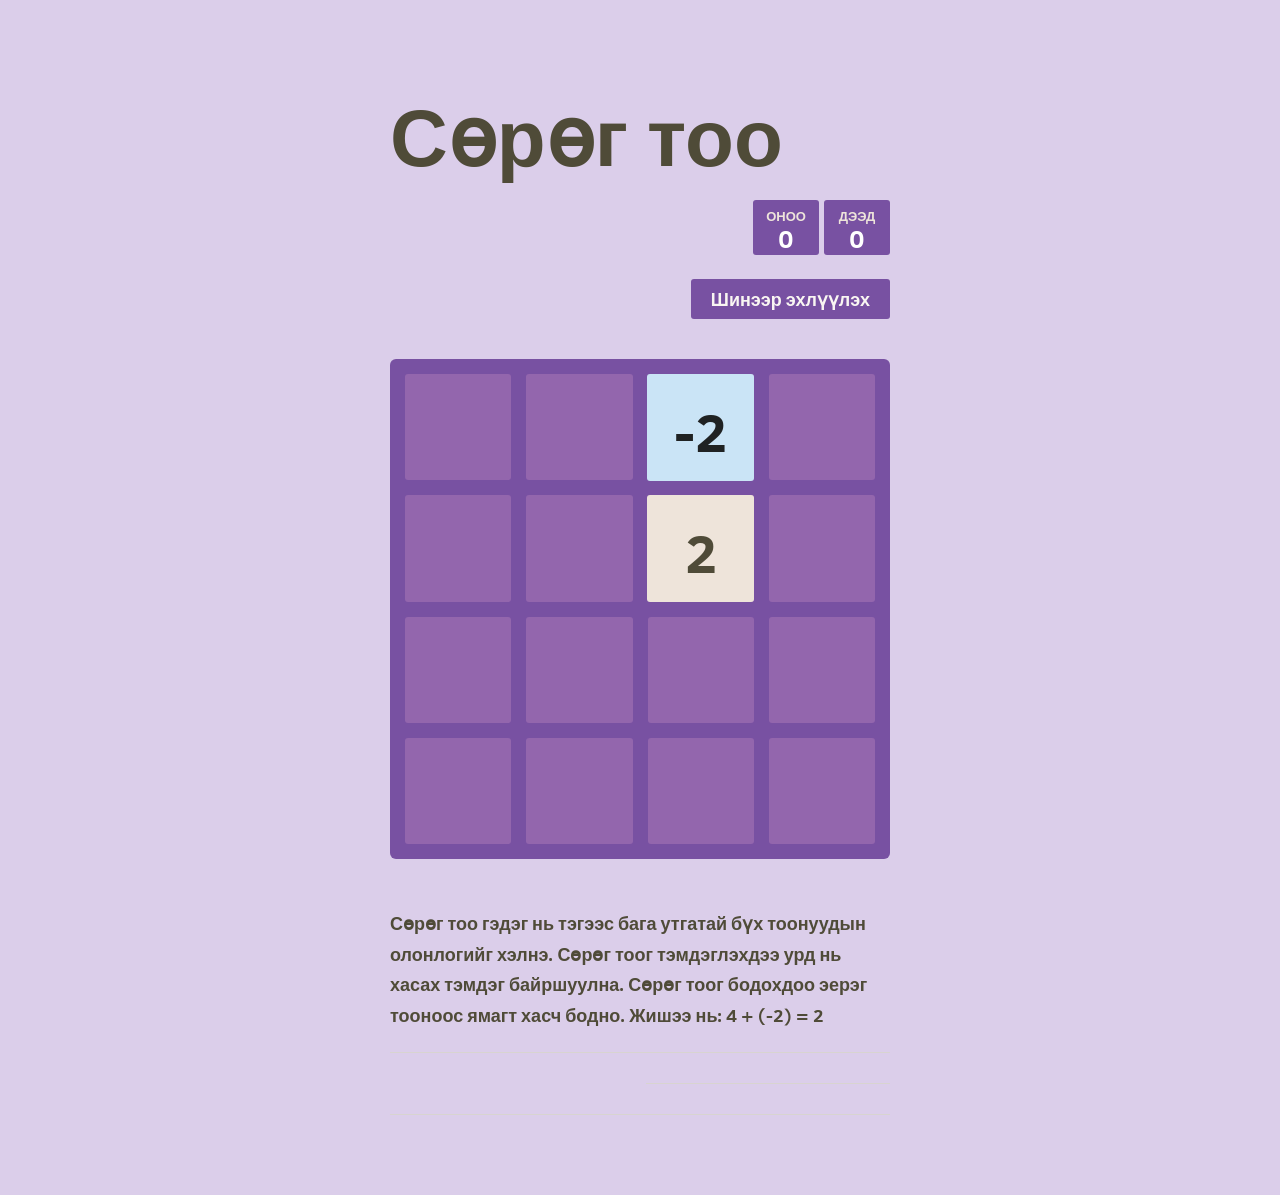
<file: index1.html>
<!DOCTYPE html>
<html>
<head>
  <meta charset="utf-8">
  <title> Сөрөг тоо </title>

  <link href='http://fonts.googleapis.com/css?family=Montserrat:700' rel='stylesheet' type='text/css'>
  <link href="style/main.css" rel="stylesheet" type="text/css">
  <link rel="shortcut icon" href="favicon.ico">
  <link rel="apple-touch-icon" href="meta/apple-touch-icon.png">
  <meta name="apple-mobile-web-app-capable" content="yes">

  <meta name="HandheldFriendly" content="True">
  <meta name="MobileOptimized" content="320">
  <meta name="viewport" content="width=device-width, target-densitydpi=160dpi, initial-scale=1.0, maximum-scale=1, user-scalable=no, minimal-ui">
  <script>
    (function(i,s,o,g,r,a,m){i['GoogleAnalyticsObject']=r;i[r]=i[r]||function(){
    (i[r].q=i[r].q||[]).push(arguments)},i[r].l=1*new Date();a=s.createElement(o),
    m=s.getElementsByTagName(o)[0];a.async=1;a.src=g;m.parentNode.insertBefore(a,m)
    })(window,document,'script','//www.google-analytics.com/analytics.js','ga');

    ga('create', 'UA-24287563-3', 'malcolmocean.github.io');
    ga('send', 'pageview');

  </script>
</head>
<body>
  <div class="container">
    <div class="heading">
      <h1 class="title"> Сөрөг тоо </h1>
      <div class="scores-container">
        <div class="score-container">0</div>
        <div class="best-container">0</div>
      </div>
    </div>

    &nbsp
    &nbsp
    <div class="above-game">
      <p class="game-intro"> <strong> </strong></p>
      <a class="restart-button"> Шинээр эхлүүлэх </a>
    </div>

    <div class="game-container">
      <div class="game-message">
        <p></p>
        <div class="lower">
	        <a class="keep-playing-button"> Үргэлжлүүлээд бай </a>
          <a class="retry-button"> Дахин эхлүүлэх </a>
         
        </div>
      </div>

      <div class="grid-container">
        <div class="grid-row">
          <div class="grid-cell"></div>
          <div class="grid-cell"></div>
          <div class="grid-cell"></div>
          <div class="grid-cell"></div>
        </div>
        <div class="grid-row">
          <div class="grid-cell"></div>
          <div class="grid-cell"></div>
          <div class="grid-cell"></div>
          <div class="grid-cell"></div>
        </div>
        <div class="grid-row">
          <div class="grid-cell"></div>
          <div class="grid-cell"></div>
          <div class="grid-cell"></div>
          <div class="grid-cell"></div>
        </div>
        <div class="grid-row">
          <div class="grid-cell"></div>
          <div class="grid-cell"></div>
          <div class="grid-cell"></div>
          <div class="grid-cell"></div>
        </div>
      </div>

      <div class="tile-container">

      </div>
    </div>

    <p class="game-explanation">
      <strong class="important"></strong>  <strong>
        Сөрөг тоо гэдэг нь тэгээс бага утгатай бүх тоонуудын олонлогийг хэлнэ. Сөрөг тоог тэмдэглэхдээ урд нь хасах тэмдэг байршуулна. Сөрөг тоог бодохдоо эерэг тооноос ямагт хасч бодно. Жишээ нь: 4 + (-2) = 2 
      </strong> 
    </p>
    <hr>
    <p>
    

   
    <span style="display: block; margin-top:5px; float:left; width: 256px; color: white; font-size: 72px; font-family: 'Montserrat', sans-serif;"></span>
    </a>
    </p>
    <hr>
    <p>
    </p>
    <hr>
    <p>
    </p>
  </div>

  <script src="js/bind_polyfill.js"></script>
  <script src="js/classlist_polyfill.js"></script>
  <script src="js/animframe_polyfill.js"></script>
  <script src="js/keyboard_input_manager.js"></script>
  <script src="js/html_actuator.js"></script>
  <script src="js/grid.js"></script>
  <script src="js/tile.js"></script>
  <script src="js/local_storage_manager.js"></script>
  <script src="js/game_manager.js"></script>
  <script src="js/application.js"></script>
</body>
</html>
</file>
<file: style/main.css>
@import url(fonts/clear-sans.css);
html, body {
  margin: 0;
  padding: 0;
  background: #dbceea;
  color: #4f4b38;
  font-family: "Clear Sans", "Helvetica Neue", Arial, sans-serif;
  font-size: 18px; }

body {
  margin: 80px 0; }

.heading:after {
  content: "";
  display: block;
  clear: both; }

h1.title {
  font-size: 80px;
  font-weight: bold;
  margin: 0;
  display: block;
  float: left; }

@-webkit-keyframes move-up {
  0% {
    top: 25px;
    opacity: 1; }

  100% {
    top: -50px;
    opacity: 0; } }
@-moz-keyframes move-up {
  0% {
    top: 25px;
    opacity: 1; }

  100% {
    top: -50px;
    opacity: 0; } }
@keyframes move-up {
  0% {
    top: 25px;
    opacity: 1; }

  100% {
    top: -50px;
    opacity: 0; } }
.scores-container {
  float: right;
  text-align: right; }

.score-container, .best-container {
  position: relative;
  display: inline-block;
  background: #7851a2;
  padding: 15px 25px;
  font-size: 25px;
  height: 25px;
  line-height: 47px;
  font-weight: bold;
  border-radius: 3px;
  color: white;
  margin-top: 8px;
  text-align: center; }
  .score-container:after, .best-container:after {
    position: absolute;
    width: 100%;
    top: 10px;
    left: 0;
    text-transform: uppercase;
    font-size: 13px;
    line-height: 13px;
    text-align: center;
    color: #eee4da; }
  .score-container .score-addition, .best-container .score-addition {
    position: absolute;
    right: 30px;
    color: red;
    font-size: 25px;
    line-height: 25px;
    font-weight: bold;
    color: rgba(119, 110, 101, 0.9);
    z-index: 100;
    -webkit-animation: move-up 600ms ease-in;
    -moz-animation: move-up 600ms ease-in;
    animation: move-up 600ms ease-in;
    -webkit-animation-fill-mode: both;
    -moz-animation-fill-mode: both;
    animation-fill-mode: both; }

.score-container:after {
  content: "Оноо"; }

.best-container:after {
  content: "Дээд"; }

p {
  margin-top: 0;
  margin-bottom: 10px;
  line-height: 1.65; }

a {
  color: #776e65;
  font-weight: bold;
  text-decoration: underline;
  cursor: pointer; }

strong.important {
  text-transform: uppercase; }

hr {
  border: none;
  border-bottom: 1px solid #d8d4d0;
  margin-top: 20px;
  margin-bottom: 30px; }

.container {
  width: 500px;
  margin: 0 auto; }

@-webkit-keyframes fade-in {
  0% {
    opacity: 0; }

  100% {
    opacity: 1; } }
@-moz-keyframes fade-in {
  0% {
    opacity: 0; }

  100% {
    opacity: 1; } }
@keyframes fade-in {
  0% {
    opacity: 0; }

  100% {
    opacity: 1; } }
.game-container {
  margin-top: 40px;
  position: relative;
  padding: 15px;
  cursor: default;
  -webkit-touch-callout: none;
  -ms-touch-callout: none;
  -webkit-user-select: none;
  -moz-user-select: none;
  -ms-user-select: none;
  -ms-touch-action: none;
  touch-action: none;
  background: #7851a2;
  border-radius: 6px;
  width: 500px;
  height: 500px;
  -webkit-box-sizing: border-box;
  -moz-box-sizing: border-box;
  box-sizing: border-box; }
  .game-container .game-message {
    display: none;
    position: absolute;
    top: 0;
    right: 0;
    bottom: 0;
    left: 0;
    background: rgba(238, 228, 218, 0.5);
    z-index: 100;
    text-align: center;
    -webkit-animation: fade-in 800ms ease 1200ms;
    -moz-animation: fade-in 800ms ease 1200ms;
    animation: fade-in 800ms ease 1200ms;
    -webkit-animation-fill-mode: both;
    -moz-animation-fill-mode: both;
    animation-fill-mode: both; }
    .game-container .game-message p {
      font-size: 60px;
      font-weight: bold;
      height: 60px;
      line-height: 60px;
      margin-top: 222px; }
    .game-container .game-message .lower {
      display: block;
      margin-top: 59px; }
    .game-container .game-message a {
      display: inline-block;
      background: #8f7a66;
      border-radius: 3px;
      padding: 0 20px;
      text-decoration: none;
      color: #f9f6f2;
      height: 40px;
      line-height: 42px;
      margin-left: 9px; }
      .game-container .game-message a.keep-playing-button {
        display: none; }
    .game-container .game-message.game-won {
      background: rgba(237, 194, 46, 0.5);
      color: #f9f6f2; }
      .game-container .game-message.game-won a.keep-playing-button {
        display: inline-block; }
    .game-container .game-message.game-won, .game-container .game-message.game-over {
      display: block; }

.grid-container {
  position: absolute;
  z-index: 1; }

.grid-row {
  margin-bottom: 15px; }
  .grid-row:last-child {
    margin-bottom: 0; }
  .grid-row:after {
    content: "";
    display: block;
    clear: both; }

.grid-cell {
  width: 106.25px;
  height: 106.25px;
  margin-right: 15px;
  float: left;
  border-radius: 3px;
  background: #9366ad; }
  .grid-cell:last-child {
    margin-right: 0; }

.tile-container {
  position: absolute;
  z-index: 2; }

.tile, .tile .tile-inner {
  width: 107px;
  height: 107px;
  line-height: 116.25px; }
.tile.tile-position-1-1 {
  -webkit-transform: translate(0px, 0px);
  -moz-transform: translate(0px, 0px);
  transform: translate(0px, 0px); }
.tile.tile-position-1-2 {
  -webkit-transform: translate(0px, 121px);
  -moz-transform: translate(0px, 121px);
  transform: translate(0px, 121px); }
.tile.tile-position-1-3 {
  -webkit-transform: translate(0px, 242px);
  -moz-transform: translate(0px, 242px);
  transform: translate(0px, 242px); }
.tile.tile-position-1-4 {
  -webkit-transform: translate(0px, 363px);
  -moz-transform: translate(0px, 363px);
  transform: translate(0px, 363px); }
.tile.tile-position-2-1 {
  -webkit-transform: translate(121px, 0px);
  -moz-transform: translate(121px, 0px);
  transform: translate(121px, 0px); }
.tile.tile-position-2-2 {
  -webkit-transform: translate(121px, 121px);
  -moz-transform: translate(121px, 121px);
  transform: translate(121px, 121px); }
.tile.tile-position-2-3 {
  -webkit-transform: translate(121px, 242px);
  -moz-transform: translate(121px, 242px);
  transform: translate(121px, 242px); }
.tile.tile-position-2-4 {
  -webkit-transform: translate(121px, 363px);
  -moz-transform: translate(121px, 363px);
  transform: translate(121px, 363px); }
.tile.tile-position-3-1 {
  -webkit-transform: translate(242px, 0px);
  -moz-transform: translate(242px, 0px);
  transform: translate(242px, 0px); }
.tile.tile-position-3-2 {
  -webkit-transform: translate(242px, 121px);
  -moz-transform: translate(242px, 121px);
  transform: translate(242px, 121px); }
.tile.tile-position-3-3 {
  -webkit-transform: translate(242px, 242px);
  -moz-transform: translate(242px, 242px);
  transform: translate(242px, 242px); }
.tile.tile-position-3-4 {
  -webkit-transform: translate(242px, 363px);
  -moz-transform: translate(242px, 363px);
  transform: translate(242px, 363px); }
.tile.tile-position-4-1 {
  -webkit-transform: translate(363px, 0px);
  -moz-transform: translate(363px, 0px);
  transform: translate(363px, 0px); }
.tile.tile-position-4-2 {
  -webkit-transform: translate(363px, 121px);
  -moz-transform: translate(363px, 121px);
  transform: translate(363px, 121px); }
.tile.tile-position-4-3 {
  -webkit-transform: translate(363px, 242px);
  -moz-transform: translate(363px, 242px);
  transform: translate(363px, 242px); }
.tile.tile-position-4-4 {
  -webkit-transform: translate(363px, 363px);
  -moz-transform: translate(363px, 363px);
  transform: translate(363px, 363px); }

.tile {
  position: absolute;
  -webkit-transition: 100ms ease-in-out;
  -moz-transition: 100ms ease-in-out;
  transition: 100ms ease-in-out;
  -webkit-transition-property: -webkit-transform;
  -moz-transition-property: -moz-transform;
  transition-property: transform; }
  .tile .tile-inner {
    border-radius: 3px;
    background: #eee4da;
    text-align: center;
    font-weight: bold;
    z-index: 10;
    font-size: 55px; }
  .tile.tile-2 .tile-inner {
    background: #eee4da;
    box-shadow: 0 0 30px 10px rgba(243, 215, 116, 0), inset 0 0 0 1px rgba(255, 255, 255, 0); }
  .tile.tile-4 .tile-inner {
    background: #ede0c8;
    box-shadow: 0 0 30px 10px rgba(243, 215, 116, 0), inset 0 0 0 1px rgba(255, 255, 255, 0); }
  .tile.tile-8 .tile-inner {
    color: #f9f6f2;
    background: #f2b179; }
  .tile.tile-16 .tile-inner {
    color: #f9f6f2;
    background: #f59563; }
  .tile.tile-32 .tile-inner {
    color: #f9f6f2;
    background: #f67c5f; }
  .tile.tile-64 .tile-inner {
    color: #f9f6f2;
    background: #f65e3b; }
  .tile.tile-128 .tile-inner {
    color: #f9f6f2;
    background: #edcf72;
    box-shadow: 0 0 30px 10px rgba(243, 215, 116, 0.2381), inset 0 0 0 1px rgba(255, 255, 255, 0.14286);
    font-size: 45px; }
    @media screen and (max-width: 520px) {
      .tile.tile-128 .tile-inner {
        font-size: 25px; } }
  .tile.tile-256 .tile-inner {
    color: #f9f6f2;
    background: #edcc61;
    box-shadow: 0 0 30px 10px rgba(243, 215, 116, 0.31746), inset 0 0 0 1px rgba(255, 255, 255, 0.19048);
    font-size: 45px; }
    @media screen and (max-width: 520px) {
      .tile.tile-256 .tile-inner {
        font-size: 25px; } }
  .tile.tile-512 .tile-inner {
    color: #f9f6f2;
    background: #edc850;
    box-shadow: 0 0 30px 10px rgba(243, 215, 116, 0.39683), inset 0 0 0 1px rgba(255, 255, 255, 0.2381);
    font-size: 45px; }
    @media screen and (max-width: 520px) {
      .tile.tile-512 .tile-inner {
        font-size: 25px; } }
  .tile.tile-1024 .tile-inner {
    color: #f9f6f2;
    background: #edc53f;
    box-shadow: 0 0 30px 10px rgba(243, 215, 116, 0.47619), inset 0 0 0 1px rgba(255, 255, 255, 0.28571);
    font-size: 35px; }
    @media screen and (max-width: 520px) {
      .tile.tile-1024 .tile-inner {
        font-size: 15px; } }
  .tile.tile-2048 .tile-inner {
    color: #f9f6f2;
    background: #edc22e;
    box-shadow: 0 0 30px 10px rgba(243, 215, 116, 0.55556), inset 0 0 0 1px rgba(255, 255, 255, 0.33333);
    font-size: 35px; }
    @media screen and (max-width: 520px) {
      .tile.tile-2048 .tile-inner {
        font-size: 15px; } }
  .tile.tile-super .tile-inner {
    color: #f9f6f2;
    background: #3c3a32;
    font-size: 30px; }
    @media screen and (max-width: 520px) {
      .tile.tile-super .tile-inner {
        font-size: 10px; } }

  .tile.tile--2 .tile-inner {
    color: #1f2223;
    background: #cae4f6; }
  .tile.tile--4 .tile-inner {
    color: #1f2223;
    background: #adcdeb; }
  .tile.tile--8 .tile-inner {
    color: #f9f6f2;
    background: #81b1eb; }
  .tile.tile--16 .tile-inner {
    color: #f9f6f2;
    background: #5aa6ee;
    font-size: 45px; }
    @media screen and (max-width: 520px) {
      .tile.tile--16 .tile-inner {
        font-size: 25px; } }
  .tile.tile--32 .tile-inner {
    color: #f9f6f2;
    background: #4c96f1;
    font-size: 45px; }
    @media screen and (max-width: 520px) {
      .tile.tile--32 .tile-inner {
        font-size: 25px; } }
  .tile.tile--64 .tile-inner {
    color: #f9f6f2;
    background: #3f8af2;
    font-size: 45px; }
    @media screen and (max-width: 520px) {
      .tile.tile--64 .tile-inner {
        font-size: 25px; } }
  .tile.tile--128 .tile-inner {
    color: #f9f6f2;
    background: #7acfe5;
    box-shadow: 0 0 30px 10px rgba(116, 215, 243, 0.2381), inset 0 0 0 1px rgba(255, 255, 255, 0.14286);
    font-size: 35px; }
    @media screen and (max-width: 520px) {
      .tile.tile--128 .tile-inner {
        font-size: 15px; } }
  .tile.tile--256 .tile-inner {
    color: #f9f6f2;
    background: #67cce7;
    box-shadow: 0 0 30px 10px rgba(116, 215, 243, 0.31746), inset 0 0 0 1px rgba(255, 255, 255, 0.19048);
    font-size: 35px; }
    @media screen and (max-width: 520px) {
      .tile.tile--256 .tile-inner {
        font-size: 15px; } }
  .tile.tile--512 .tile-inner {
    color: #f9f6f2;
    background: #54c8e9;
    box-shadow: 0 0 30px 10px rgba(116, 215, 243, 0.39683), inset 0 0 0 1px rgba(255, 255, 255, 0.2381);
    font-size: 35px; }
    @media screen and (max-width: 520px) {
      .tile.tile--512 .tile-inner {
        font-size: 15px; } }
  .tile.tile--1024 .tile-inner {
    color: #f9f6f2;
    background: #41c5eb;
    box-shadow: 0 0 30px 10px rgba(116, 215, 243, 0.47619), inset 0 0 0 1px rgba(255, 255, 255, 0.28571);
    font-size: 25px; }
    @media screen and (max-width: 520px) {
      .tile.tile--1024 .tile-inner {
        font-size: 10px; } }
  .tile.tile--2048 .tile-inner {
    color: #f9f6f2;
    background: #2ec2ed;
    box-shadow: 0 0 30px 10px rgba(116, 215, 243, 0.55556), inset 0 0 0 1px rgba(255, 255, 255, 0.33333);
    font-size: 25px; }
    @media screen and (max-width: 520px) {
      .tile.tile--2048 .tile-inner {
        font-size: 10px; } }
  .tile.tile-super .tile-inner {
    color: #f9f6f2;
    background: #0F9FC9;
    font-size: 24px; }
    @media screen and (max-width: 520px) {
      .tile.tile-super .tile-inner {
        font-size: 10px; } }
  .tile.tile--super .tile-inner {
    color: #f9f6f2;
    background: #0F9FC9;
    font-size: 20px; }
    @media screen and (max-width: 520px) {
      .tile.tile--super .tile-inner {
        font-size: 10px; } }


@-webkit-keyframes appear {
  0% {
    opacity: 0;
    -webkit-transform: scale(0);
    -moz-transform: scale(0);
    transform: scale(0); }

  100% {
    opacity: 1;
    -webkit-transform: scale(1);
    -moz-transform: scale(1);
    transform: scale(1); } }
@-moz-keyframes appear {
  0% {
    opacity: 0;
    -webkit-transform: scale(0);
    -moz-transform: scale(0);
    transform: scale(0); }

  100% {
    opacity: 1;
    -webkit-transform: scale(1);
    -moz-transform: scale(1);
    transform: scale(1); } }
@keyframes appear {
  0% {
    opacity: 0;
    -webkit-transform: scale(0);
    -moz-transform: scale(0);
    transform: scale(0); }

  100% {
    opacity: 1;
    -webkit-transform: scale(1);
    -moz-transform: scale(1);
    transform: scale(1); } }
.tile-new .tile-inner {
  -webkit-animation: appear 200ms ease 100ms;
  -moz-animation: appear 200ms ease 100ms;
  animation: appear 200ms ease 100ms;
  -webkit-animation-fill-mode: backwards;
  -moz-animation-fill-mode: backwards;
  animation-fill-mode: backwards; }

@-webkit-keyframes pop {
  0% {
    -webkit-transform: scale(0);
    -moz-transform: scale(0);
    transform: scale(0); }

  50% {
    -webkit-transform: scale(1.2);
    -moz-transform: scale(1.2);
    transform: scale(1.2); }

  100% {
    -webkit-transform: scale(1);
    -moz-transform: scale(1);
    transform: scale(1); } }
@-moz-keyframes pop {
  0% {
    -webkit-transform: scale(0);
    -moz-transform: scale(0);
    transform: scale(0); }

  50% {
    -webkit-transform: scale(1.2);
    -moz-transform: scale(1.2);
    transform: scale(1.2); }

  100% {
    -webkit-transform: scale(1);
    -moz-transform: scale(1);
    transform: scale(1); } }
@keyframes pop {
  0% {
    -webkit-transform: scale(0);
    -moz-transform: scale(0);
    transform: scale(0); }

  50% {
    -webkit-transform: scale(1.2);
    -moz-transform: scale(1.2);
    transform: scale(1.2); }

  100% {
    -webkit-transform: scale(1);
    -moz-transform: scale(1);
    transform: scale(1); } }
.tile-merged .tile-inner {
  z-index: 20;
  -webkit-animation: pop 200ms ease 100ms;
  -moz-animation: pop 200ms ease 100ms;
  animation: pop 200ms ease 100ms;
  -webkit-animation-fill-mode: backwards;
  -moz-animation-fill-mode: backwards;
  animation-fill-mode: backwards; }

.above-game:after {
  content: "";
  display: block;
  clear: both; }

.game-intro {
  float: left;
  line-height: 42px;
  margin-bottom: 0; }

.restart-button {
  display: inline-block;
  background: #7851a2;
  border-radius: 3px;
  padding: 0 20px;
  text-decoration: none;
  color: #f9f6f2;
  height: 40px;
  line-height: 42px;
  display: block;
  text-align: center;
  float: right; }

.game-explanation {
  margin-top: 50px; }

@media screen and (max-width: 520px) {
  html, body {
    font-size: 15px; }

  body {
    margin: 20px 0;
    padding: 0 20px; }

  h1.title {
    font-size: 27px;
    margin-top: 15px; }

  .container {
    width: 280px;
    margin: 0 auto; }

  .score-container, .best-container {
    margin-top: 0;
    padding: 15px 10px;
    min-width: 40px; }

  .heading {
    margin-bottom: 10px; }

  .game-intro {
    width: 55%;
    display: block;
    box-sizing: border-box;
    line-height: 1.65; }

  .restart-button {
    width: 42%;
    padding: 0;
    display: block;
    box-sizing: border-box;
    margin-top: 2px; }

  .game-container {
    margin-top: 17px;
    position: relative;
    padding: 10px;
    cursor: default;
    -webkit-touch-callout: none;
    -ms-touch-callout: none;
    -webkit-user-select: none;
    -moz-user-select: none;
    -ms-user-select: none;
    -ms-touch-action: none;
    touch-action: none;
    background: #bbada0;
    border-radius: 6px;
    width: 280px;
    height: 280px;
    -webkit-box-sizing: border-box;
    -moz-box-sizing: border-box;
    box-sizing: border-box; }
    .game-container .game-message {
      display: none;
      position: absolute;
      top: 0;
      right: 0;
      bottom: 0;
      left: 0;
      background: rgba(238, 228, 218, 0.5);
      z-index: 100;
      text-align: center;
      -webkit-animation: fade-in 800ms ease 1200ms;
      -moz-animation: fade-in 800ms ease 1200ms;
      animation: fade-in 800ms ease 1200ms;
      -webkit-animation-fill-mode: both;
      -moz-animation-fill-mode: both;
      animation-fill-mode: both; }
      .game-container .game-message p {
        font-size: 60px;
        font-weight: bold;
        height: 60px;
        line-height: 60px;
        margin-top: 222px; }
      .game-container .game-message .lower {
        display: block;
        margin-top: 59px; }
      .game-container .game-message a {
        display: inline-block;
        background: #8f7a66;
        border-radius: 3px;
        padding: 0 20px;
        text-decoration: none;
        color: #f9f6f2;
        height: 40px;
        line-height: 42px;
        margin-left: 9px; }
        .game-container .game-message a.keep-playing-button {
          display: none; }
      .game-container .game-message.game-won {
        background: rgba(237, 194, 46, 0.5);
        color: #f9f6f2; }
        .game-container .game-message.game-won a.keep-playing-button {
          display: inline-block; }
      .game-container .game-message.game-won, .game-container .game-message.game-over {
        display: block; }

  .grid-container {
    position: absolute;
    z-index: 1; }

  .grid-row {
    margin-bottom: 10px; }
    .grid-row:last-child {
      margin-bottom: 0; }
    .grid-row:after {
      content: "";
      display: block;
      clear: both; }

  .grid-cell {
    width: 57.5px;
    height: 57.5px;
    margin-right: 10px;
    float: left;
    border-radius: 3px;
    background: rgba(238, 228, 218, 0.35); }
    .grid-cell:last-child {
      margin-right: 0; }

  .tile-container {
    position: absolute;
    z-index: 2; }

  .tile, .tile .tile-inner {
    width: 58px;
    height: 58px;
    line-height: 67.5px; }
  .tile.tile-position-1-1 {
    -webkit-transform: translate(0px, 0px);
    -moz-transform: translate(0px, 0px);
    transform: translate(0px, 0px); }
  .tile.tile-position-1-2 {
    -webkit-transform: translate(0px, 67px);
    -moz-transform: translate(0px, 67px);
    transform: translate(0px, 67px); }
  .tile.tile-position-1-3 {
    -webkit-transform: translate(0px, 135px);
    -moz-transform: translate(0px, 135px);
    transform: translate(0px, 135px); }
  .tile.tile-position-1-4 {
    -webkit-transform: translate(0px, 202px);
    -moz-transform: translate(0px, 202px);
    transform: translate(0px, 202px); }
  .tile.tile-position-2-1 {
    -webkit-transform: translate(67px, 0px);
    -moz-transform: translate(67px, 0px);
    transform: translate(67px, 0px); }
  .tile.tile-position-2-2 {
    -webkit-transform: translate(67px, 67px);
    -moz-transform: translate(67px, 67px);
    transform: translate(67px, 67px); }
  .tile.tile-position-2-3 {
    -webkit-transform: translate(67px, 135px);
    -moz-transform: translate(67px, 135px);
    transform: translate(67px, 135px); }
  .tile.tile-position-2-4 {
    -webkit-transform: translate(67px, 202px);
    -moz-transform: translate(67px, 202px);
    transform: translate(67px, 202px); }
  .tile.tile-position-3-1 {
    -webkit-transform: translate(135px, 0px);
    -moz-transform: translate(135px, 0px);
    transform: translate(135px, 0px); }
  .tile.tile-position-3-2 {
    -webkit-transform: translate(135px, 67px);
    -moz-transform: translate(135px, 67px);
    transform: translate(135px, 67px); }
  .tile.tile-position-3-3 {
    -webkit-transform: translate(135px, 135px);
    -moz-transform: translate(135px, 135px);
    transform: translate(135px, 135px); }
  .tile.tile-position-3-4 {
    -webkit-transform: translate(135px, 202px);
    -moz-transform: translate(135px, 202px);
    transform: translate(135px, 202px); }
  .tile.tile-position-4-1 {
    -webkit-transform: translate(202px, 0px);
    -moz-transform: translate(202px, 0px);
    transform: translate(202px, 0px); }
  .tile.tile-position-4-2 {
    -webkit-transform: translate(202px, 67px);
    -moz-transform: translate(202px, 67px);
    transform: translate(202px, 67px); }
  .tile.tile-position-4-3 {
    -webkit-transform: translate(202px, 135px);
    -moz-transform: translate(202px, 135px);
    transform: translate(202px, 135px); }
  .tile.tile-position-4-4 {
    -webkit-transform: translate(202px, 202px);
    -moz-transform: translate(202px, 202px);
    transform: translate(202px, 202px); }

  .tile .tile-inner {
    font-size: 35px; }

  .game-message p {
    font-size: 30px !important;
    height: 30px !important;
    line-height: 30px !important;
    margin-top: 90px !important; }
  .game-message .lower {
    margin-top: 30px !important; } }
</file>
